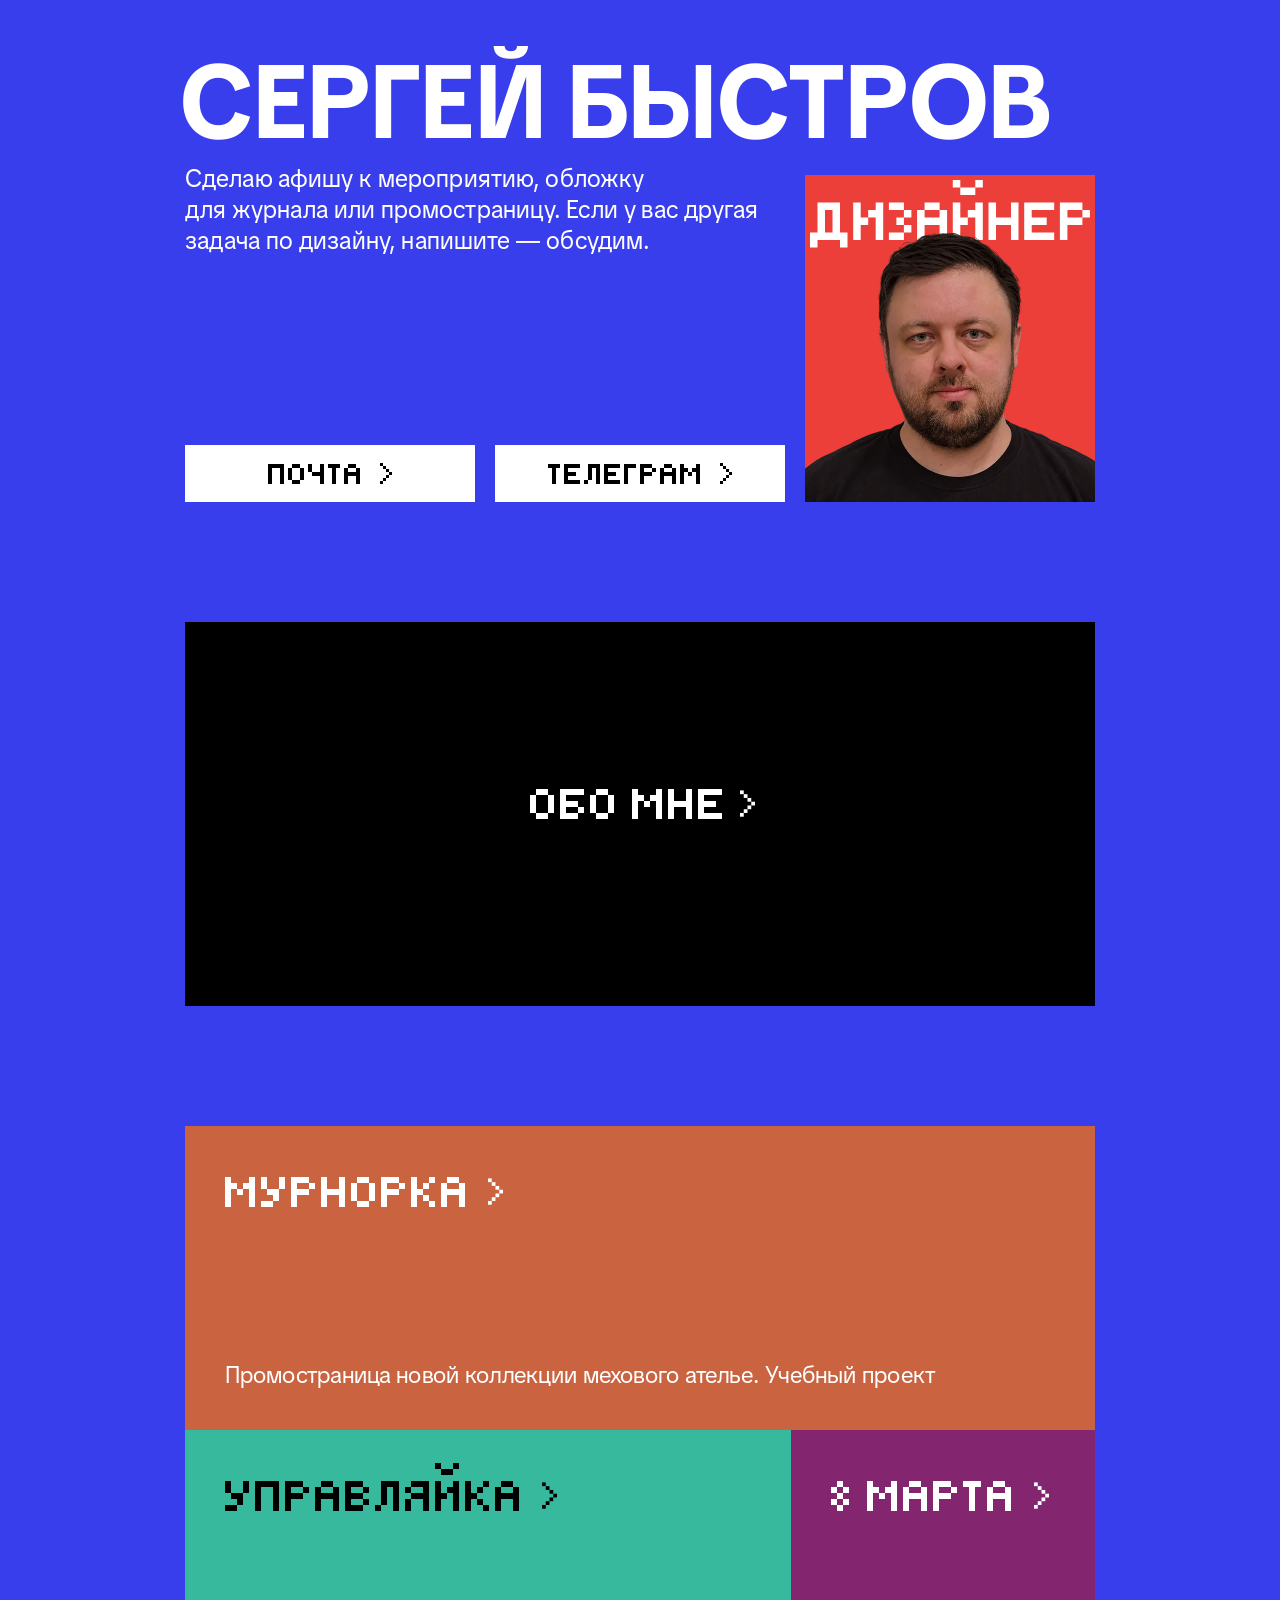
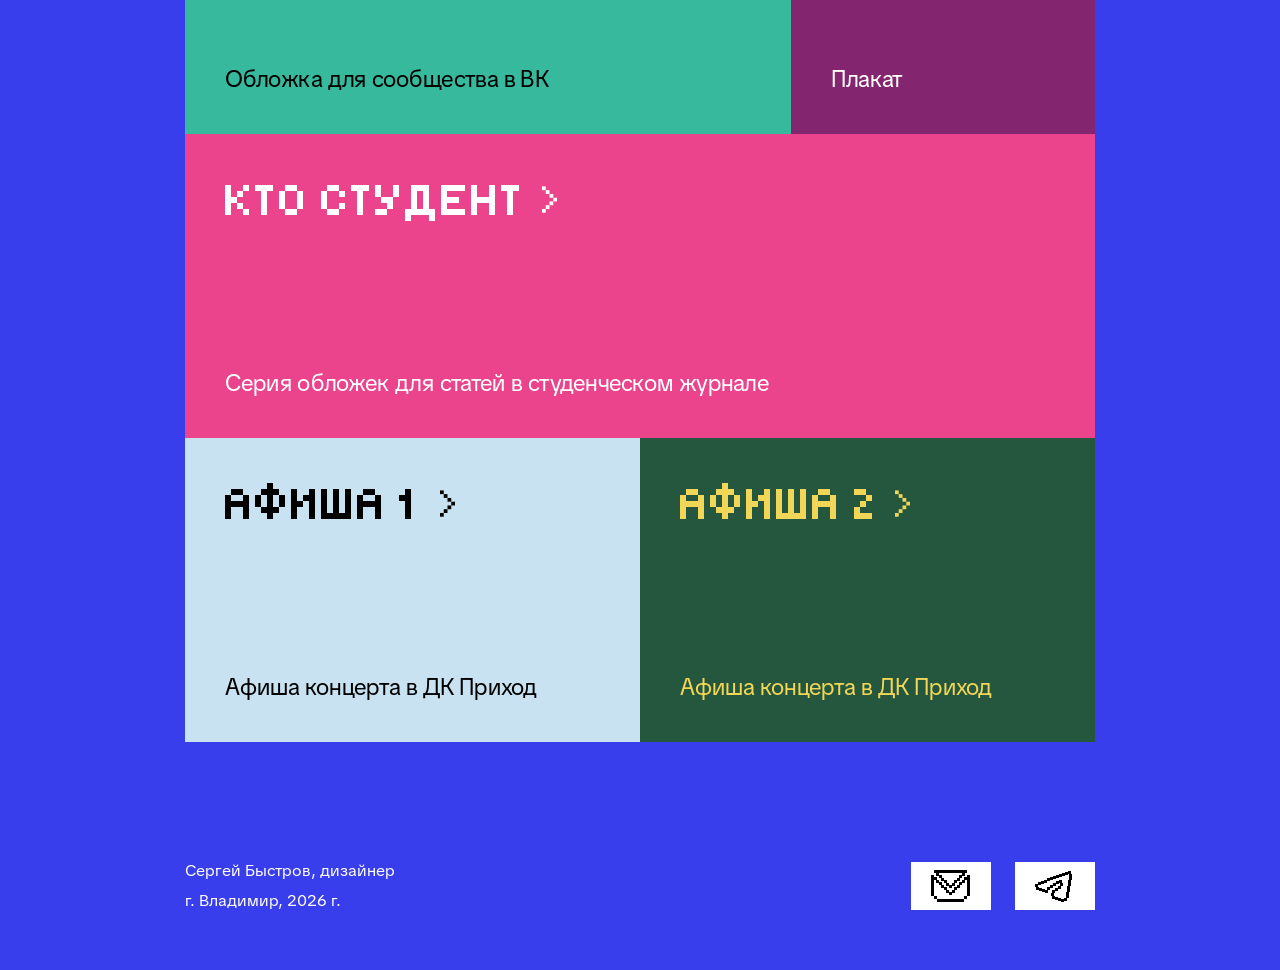
<file: index.html>
<!DOCTYPE html>
<html lang="ru">

  <head>
    <meta charset="UTF-8">
    <meta name="viewport" content="width=device-width, initial-scale=1">
   <title>Сергей Быстров — дизайнер</title>
<meta name="description" content="Афиши концертов в ДК «Приход», обложки для статей журнала «Кто студент» и учебная промостраница мехового ателье. Напишите мне, чтобы обсудить заказ.">
    <link rel="stylesheet" href="./style.css">
<link rel="canonical" href="https://sbystrovdesign.ru/">
<!-- Превью ссылки: Open Graph -->

<meta property="og:type" content="website">
<meta property="og:locale" content="ru_RU">

<meta
  property="og:title"
  content="Сергей Быстров — дизайнер"
>

<meta
  property="og:description"
  content="Веб, редакционный дизайн, плакаты и полиграфия. Проекты и контакты."
>

<meta
  property="og:url"
  content="https://sbystrovdesign.ru/"
>

<meta
  property="og:image"
  content="https://sbystrovdesign.ru/assets/images/portfolio-preview.png"
>


<meta property="og:image:width" content="1000">
<meta property="og:image:height" content="525">
<meta property="og:image:type" content="image/png">

<meta
  property="og:image:alt"
  content="Сергей Быстров — дизайнер. Фирменная обложка портфолио."
>

<meta name="twitter:card" content="summary_large_image">

    
<!-- Иконки сайта -->
<link rel="icon" type="image/svg+xml" href="/favicon.svg">
<link rel="alternate icon" href="/favicon.ico">
<link rel="apple-touch-icon" href="/apple-touch-icon.png">

  </head>
    
  <body>
  <main class="portfolio">

  <!-- Первый экран -->
  <header class="hero">
    <h1>Сергей Быстров</h1>

    <div class="hero-content">
      <div class="hero-left">
        <p class="hero-description">
Сделаю афишу к&nbsp;мероприятию, обложку для&nbsp;журнала или&nbsp;промостраницу. Если у&nbsp;вас другая задача по&nbsp;дизайну, напишите — обсудим.</p>

        <nav class="contacts" aria-label="Контакты">
          <a
  class="contact-button"
  href="mailto:sergey.bystrov.87@yandex.ru"
  target="_blank"
  rel="noopener noreferrer"
>
            Почта
            <span class="arrow arrow-small" aria-hidden="true"></span>
          </a>

          <a
            class="contact-button"
            href="https://t.me/uglypumba"
            target="_blank"
            rel="noopener noreferrer"
          >
            Телеграм
            <span class="arrow arrow-small" aria-hidden="true"></span>
          </a>
        </nav>
      </div>

      <!-- Карточка с фотографией -->
      <div class="portrait-card">
        <div class="portrait-label-box" aria-hidden="true">
          <img
            class="portrait-label-svg"
            src="assets/images/card-title-designer.svg"
            alt=""
          >
          <div class="portrait-label-fragments"></div>
        </div>

        <img
          class="portrait"
          src="assets/images/hero.webp"
          alt="Сергей Быстров"
         fetchpriority="high" decoding="async">

        <img
          class="portrait-label-bottom"
          src="assets/images/card-title-designer.svg"
          alt=""
          aria-hidden="true"
        >
      </div>
    </div>
  </header>


  <!-- Обо мне -->
  <section class="about flip-card" aria-label="Обо мне">

    <button
      class="about-toggle"
      type="button"
      aria-expanded="false"
      aria-controls="about-details"
    >
      <span>Обо мне</span>
      <span
        class="arrow arrow-big about-toggle-arrow"
        aria-hidden="true"
      ></span>
    </button>

    <div class="flip-inner">
      <div class="flip-front about-front">
        <div class="about-link">
          <span class="about-text">Обо мне</span>
          <span class="arrow arrow-big" aria-hidden="true"></span>
        </div>
      </div>

      <div class="flip-back about-back" id="about-details">
        <p>
          С 2008 года работаю инженером техподдержки
          на&nbsp;заводе.
        </p>

        <p>
          В 2025 году решил сменить направление
          и&nbsp;начал заниматься дизайном: прошёл обучение
          <a
            class="about-school-link"
            href="https://bureau.ru/burosfera/sergey-bystrov"
            target="_blank"
            rel="noopener noreferrer"
          >в&nbsp;Школе&nbsp;дизайнеров Бюро Горбунова</a>,
          делал учебные и&nbsp;небольшие коммерческие проекты.
        </p>

        <p>
          Сейчас продолжаю учиться и&nbsp;беру небольшие заказы на&nbsp;дизайн. Хочу чаще работать с&nbsp;редакциями и&nbsp;делать больше проектов для&nbsp;печати.
        </p>
      </div>
    </div>
  </section>


  <!-- Проекты -->
  <section class="projects" aria-label="Проекты">

    <!-- Мурнорка -->
    <div class="project-murnorka flip-card">

      <button
        class="project-mobile-toggle"
        type="button"
        aria-expanded="false"
        aria-controls="murnorka-details"
      >
        <span class="project-mobile-heading">
          <span>Мурнорка</span>
          <span class="project-mobile-arrow-wrap" aria-hidden="true">
            <span class="arrow arrow-big project-mobile-arrow"></span>
          </span>
        </span>
        <span class="project-mobile-summary">
          Промостраница новой коллекции мехового ателье.
          Учебный&nbsp;проект
        </span>
      </button>

      <a
        class="flip-inner"
        id="murnorka-details"
        href="https://codepen.io/sbystrov/full/BypPGVb"
        target="_blank"
        rel="noopener noreferrer"
      >
        <div class="flip-front project">
          <h2>
            Мурнорка
            <span class="arrow arrow-big" aria-hidden="true"></span>
          </h2>
          <p>
            Промостраница новой коллекции мехового ателье.
            Учебный проект
          </p>
        </div>

        <div class="flip-back">
          <div class="murnorka-back-info">
            <h2>
              Мурнорка
              <span class="arrow arrow-big" aria-hidden="true"></span>
            </h2>
            <p>
              <span class="desktop-caption">Открыть проект</span>
              <span class="mobile-caption">Открыть учебный проект</span>
            </p>
          </div>
          <img
            src="assets/images/murnorka.webp"
            alt="Превью проекта Мурнорка"
           loading="lazy" decoding="async">
        </div>
      </a>
    </div>


    <!-- Управляйка -->
    <div class="project-upravlyayka flip-card">

      <button
        class="project-mobile-toggle"
        type="button"
        aria-expanded="false"
        aria-controls="upravlyayka-details"
      >
        <span class="project-mobile-heading">
          <span>Управляйка</span>
          <span class="project-mobile-arrow-wrap" aria-hidden="true">
            <span class="arrow arrow-big project-mobile-arrow"></span>
          </span>
        </span>
        <span class="project-mobile-summary">
          Обложка для сообщества в ВК
        </span>
      </button>

      <a
        class="flip-inner"
        id="upravlyayka-details"
        href="https://vk.ru/upravlyaika_rf"
        target="_blank"
        rel="noopener noreferrer"
      >
        <div class="flip-front project">
          <h2>
            Управляйка
            <span class="arrow arrow-big" aria-hidden="true"></span>
          </h2>
          <p>Обложка для сообщества в ВК</p>
        </div>

        <div class="flip-back upravlyayka-back">
          <h2>
            Управляйка
            <span class="arrow arrow-big" aria-hidden="true"></span>
          </h2>
          <img
            src="assets/images/upravlyaika.webp"
            alt="Обложка сообщества Управляйка"
           loading="lazy" decoding="async">
          <p>Открыть ВК</p>
        </div>
      </a>
    </div>


    <!-- 8 Марта -->
    <div class="project-march flip-card">

      <button
        class="project-mobile-toggle"
        type="button"
        aria-expanded="false"
        aria-controls="march-details"
      >
        <span class="project-mobile-heading">
          <span>8 Марта</span>
          <span class="project-mobile-arrow-wrap" aria-hidden="true">
            <span class="arrow arrow-big project-mobile-arrow"></span>
          </span>
        </span>
        <span class="project-mobile-summary">Плакат</span>
      </button>

      <a
        class="flip-inner"
        id="march-details"
        href="assets/images/poster-8marta.png"
        data-lightbox
      >
        <div class="flip-front project">
          <h2>
            8 Марта
            <span class="arrow arrow-big" aria-hidden="true"></span>
          </h2>
          <p>Плакат</p>
        </div>

        <div class="flip-back march-back">
          <h2>
            8 Марта
            <span class="arrow arrow-big" aria-hidden="true"></span>
          </h2>
          <img
            src="assets/images/poster-8marta-preview.webp"
            alt="Плакат к 8 Марта"
           loading="lazy" decoding="async">
          <p>Смотреть плакат</p>
        </div>
      </a>
    </div>


    <!-- Кто студент -->
    <div class="project-student flip-card">

      <button
        class="project-mobile-toggle"
        type="button"
        aria-expanded="false"
        aria-controls="student-details"
      >
        <span class="project-mobile-heading">
          <span>Кто студент</span>
          <span class="project-mobile-arrow-wrap" aria-hidden="true">
            <span class="arrow arrow-big project-mobile-arrow"></span>
          </span>
        </span>
        <span class="project-mobile-summary">
          Серия обложек для статей в студенческом журнале
        </span>
      </button>

      <div class="flip-inner" id="student-details">
        <div class="flip-front project">
          <h2>
            Кто студент
            <span class="arrow arrow-big" aria-hidden="true"></span>
          </h2>
          <p>Серия обложек для статей в студенческом журнале</p>
        </div>

        <div class="flip-back student-back">

          <a
            class="student-cover align-left cover-shuplyak"
            href="https://ktostudent.ru/ljudmila-shupljak/"
            target="_blank"
            rel="noopener noreferrer"
            aria-label="Статья о Людмиле Шупляк"
          >
            <img
              src="assets/images/shuplyak-TG.webp"
              alt="Обложка статьи о Людмиле Шупляк"
             loading="lazy" decoding="async">
            <span>Открыть статью</span>
          </a>

          <a
            class="student-cover align-left cover-panfilova"
            href="https://ktostudent.ru/irina-panfilova/"
            target="_blank"
            rel="noopener noreferrer"
            aria-label="Статья об Ирине Панфиловой"
          >
            <img
              src="assets/images/panfilova-TG.webp"
              alt="Обложка статьи об Ирине Панфиловой"
             loading="lazy" decoding="async">
            <span>Открыть статью</span>
          </a>

          <a
            class="student-cover align-left cover-anatsko"
            href="https://ktostudent.ru/dasha-anacko/"
            target="_blank"
            rel="noopener noreferrer"
            aria-label="Статья о Даше Анацко"
          >
            <img
              src="assets/images/anatsko-TG.webp"
              alt="Обложка статьи о Даше Анацко"
             loading="lazy" decoding="async">
            <span>Открыть статью</span>
          </a>

          <a
            class="student-cover align-right cover-kostareva"
            href="https://ktostudent.ru/olga-kostareva/"
            target="_blank"
            rel="noopener noreferrer"
            aria-label="Статья об Ольге Костаревой"
          >
            <img
              src="assets/images/kostareva-TG.webp"
              alt="Обложка статьи об Ольге Костаревой"
             loading="lazy" decoding="async">
            <span>Открыть статью</span>
          </a>

          <a
            class="student-cover align-right cover-matveeva"
            href="https://ktostudent.ru/natalja-matveeva/"
            target="_blank"
            rel="noopener noreferrer"
            aria-label="Статья о Наталье Матвеевой"
          >
            <img
              src="assets/images/matveeva-TG.webp"
              alt="Обложка статьи о Наталье Матвеевой"
             loading="lazy" decoding="async">
            <span>Открыть статью</span>
          </a>

          <a
            class="student-cover align-right cover-sichkar"
            href="https://ktostudent.ru/elena-sichkar/"
            target="_blank"
            rel="noopener noreferrer"
            aria-label="Статья о Елене Сичкар"
          >
            <img
              src="assets/images/sichkar-TG.webp"
              alt="Обложка статьи о Елене Сичкар"
             loading="lazy" decoding="async">
            <span>Открыть статью</span>
          </a>

        </div>
      </div>
    </div>


    <!-- Афиша 1 -->
    <div class="project-poster-one flip-card">

      <button
        class="project-mobile-toggle"
        type="button"
        aria-expanded="false"
        aria-controls="poster-one-details"
      >
        <span class="project-mobile-heading">
          <span>Афиша 1</span>
          <span class="project-mobile-arrow-wrap" aria-hidden="true">
            <span class="arrow arrow-big project-mobile-arrow"></span>
          </span>
        </span>
        <span class="project-mobile-summary">
          Афиша концерта в ДК Приход
        </span>
      </button>

      <a
        class="flip-inner"
        id="poster-one-details"
        href="assets/images/afisha1.png"
        data-lightbox
      >
        <div class="flip-front project">
          <h2>
            Афиша 1
            <span class="arrow arrow-big" aria-hidden="true"></span>
          </h2>
          <p>Афиша концерта в ДК Приход</p>
        </div>

        <div class="flip-back poster-back">
          <h2>
            Афиша 1
            <span class="arrow arrow-big" aria-hidden="true"></span>
          </h2>
          <img
            src="assets/images/afisha1-preview.webp"
            alt="Афиша концерта 1"
           loading="lazy" decoding="async">
          <p>Смотреть афишу</p>
        </div>
      </a>
    </div>


    <!-- Афиша 2 -->
    <div class="project-poster-two flip-card">

      <button
        class="project-mobile-toggle"
        type="button"
        aria-expanded="false"
        aria-controls="poster-two-details"
      >
        <span class="project-mobile-heading">
          <span>Афиша 2</span>
          <span class="project-mobile-arrow-wrap" aria-hidden="true">
            <span class="arrow arrow-big project-mobile-arrow"></span>
          </span>
        </span>
        <span class="project-mobile-summary">
          Афиша концерта в ДК Приход
        </span>
      </button>

      <a
        class="flip-inner"
        id="poster-two-details"
        href="assets/images/afisha2.png"
        data-lightbox
      >
        <div class="flip-front project">
          <h2>
            Афиша 2
            <span class="arrow arrow-big" aria-hidden="true"></span>
          </h2>
          <p>Афиша концерта в ДК Приход</p>
        </div>

        <div class="flip-back poster-back">
          <h2>
            Афиша 2
            <span class="arrow arrow-big" aria-hidden="true"></span>
          </h2>
          <img
            src="assets/images/afisha2-preview.webp"
            alt="Афиша концерта 2"
           loading="lazy" decoding="async">
          <p>Смотреть афишу</p>
        </div>
      </a>
    </div>

  </section>


  <!-- Подвал -->
  <footer class="footer">
    <div class="footer-info">
      <p>Сергей Быстров, дизайнер</p>
      <p>г. Владимир, 2026 г.</p>
    </div>

    <div class="footer-contacts">
      <a
  href="mailto:sergey.bystrov.87@yandex.ru"
  target="_blank"
  rel="noopener noreferrer"
  aria-label="Написать на почту"
>
        <img
          src="assets/images/icon-mail.svg"
          alt=""
        >
      </a>

      <a
        href="https://t.me/uglypumba"
        target="_blank"
        rel="noopener noreferrer"
        aria-label="Телеграм"
      >
        <img
          src="assets/images/icon-tg.svg"
          alt=""
        >
      </a>
    </div>
  </footer>

</main>


<!-- Попап для плакатов и афиш -->
<dialog class="lightbox" aria-label="Просмотр изображения">
  <button
    class="lightbox-close"
    type="button"
    aria-label="Закрыть"
  >×</button>
  <img class="lightbox-image" alt="">
</dialog>
    <script  src="./script.js"></script>

  </body>
  
</html>
</file>
<file: style.css>
@import url('https://fonts.googleapis.com/css2?family=TikTok+Sans:wght@400;700&family=Tiny5&display=swap');

/* =========================================
   ОБЩЕЕ И ДЕСКТОП — МАКЕТ 910 PX
   ========================================= */
* { box-sizing: border-box; }
body { margin: 0; background: #393EED; color: #fff; font-family: 'TikTok Sans', sans-serif; }
h1, h2, p { margin: 0; }
.portfolio { width: 910px; max-width: 910px; margin: 0 auto; padding-top: 60px; }

.hero { margin-bottom: 120px; }
.hero h1 {
  position: relative; left: -5px; width: max-content;
  font-size: 103.85px; font-weight: 700; line-height: .8;
  text-transform: uppercase; white-space: nowrap;
  transform: scaleX(.95); transform-origin: left center;
}
.hero-content { display: flex; gap: 20px; margin-top: 32px; }
.hero-left { display: flex; flex-direction: column; justify-content: space-between; width: 600px; }
.hero-description {
  position: relative; top: -12px;
  /* Видимая ширина текста — около 600 px после scaleX(.941). */
  width: 106.3%;
  font-size: 26px; line-height: 1.2;
  transform: scaleX(.941); transform-origin: left center;
}

/* Фото и векторная надпись */
.portrait-card {
  position: relative; flex-shrink: 0; width: 290px; height: 327px;
  overflow: hidden; background: #EC3F39;
}
.portrait-label-box { position: absolute; top: 5px; left: 5px; z-index: 1; width: 280px; pointer-events: none; }
.portrait-label-svg { display: block; width: 100%; height: auto; }
.portrait-label-fragments { position: absolute; inset: 0; opacity: 0; pointer-events: none; }
.portrait-label-fragment { position: absolute; width: 7px; height: 7px; background: #fff; }
.portrait {
  position: absolute; bottom: 0; left: 0; z-index: 2;
  width: 290px; height: 273px; object-fit: contain;
}
.portrait-label-bottom {
  position: absolute; left: 5px; bottom: 0; z-index: 3;
  display: block; width: 280px; height: auto;
  opacity: 0; transform: translateY(110%); pointer-events: none;
}

/* Контактные кнопки и SVG-стрелки */
.contacts { display: flex; gap: 20px; }
.contact-button {
  display: flex; justify-content: center; align-items: center; gap: 16px;
  width: 290px; height: 57px; background: #fff; color: #000;
  font-family: 'Tiny5', monospace; font-size: 32px;
  text-decoration: none; text-transform: uppercase;
}
.arrow { display: inline-block; flex-shrink: 0; background: currentColor; }
.arrow-small {
  width: 12px; height: 21px;
  -webkit-mask: url('assets/images/arrow-small.svg') center / contain no-repeat;
  mask: url('assets/images/arrow-small.svg') center / contain no-repeat;
}
.arrow-big {
  width: 16px; height: 28px;
  -webkit-mask: url('assets/images/arrow-big.svg') center / contain no-repeat;
  mask: url('assets/images/arrow-big.svg') center / contain no-repeat;
}

/* Переворачивающиеся карточки */
.flip-card { position: relative; perspective: 1200px; }
.flip-inner {
  position: relative; display: block; width: 100%; height: 100%;
  color: inherit; text-decoration: none;
  transform-style: preserve-3d; transition: transform .2s ease-in-out;
}
.flip-front, .flip-back {
  position: absolute; inset: 0; width: 100%; height: 100%;
  backface-visibility: hidden; -webkit-backface-visibility: hidden;
}
.flip-back { display: flex; transform: rotateX(180deg); background: #C96340; color: #fff; }

/* На десктопе наведение — переворот; фокус с клавиатуры — тоже */
@media (min-width: 768px) {
  .flip-card:focus-within:not(.flip-reset) .flip-inner { transform: rotateX(180deg); }
}
@media (min-width: 768px) and (hover: hover) and (pointer: fine) {
  .flip-card:hover:not(.flip-reset) .flip-inner { transform: rotateX(180deg); }
}

/* Обо мне */
.about { width: 100%; height: 384px; background: transparent; }
.about-front { background: #000; color: #fff; }
.about-link {
  display: flex; align-items: center; justify-content: center; gap: 16px;
  width: 100%; height: 100%; padding-bottom: 20px;
  font-family: 'Tiny5', monospace; font-size: 48px; line-height: 1.1;
  text-transform: uppercase;
}
.about-text { position: relative; left: 5px; }
.about.flip-card .about-back {
  display: flex; flex-direction: column; justify-content: flex-start;
  gap: 24px; padding: 30px 50px 50px 40px;
  background: #fff; color: #000;
}
.about-back p {
  width: 106.3%; font-size: 26px; line-height: 1.3;
  transform: scaleX(.941); transform-origin: left top;
}
.about-school-link {
  color: inherit; text-decoration: underline; text-underline-offset: 6px;
  text-decoration-thickness: .5px; transition: background-color .15s ease;
}
.about-school-link:hover, .about-school-link:focus-visible { background: #EC3F39; }

/* Сетка проектов на 910 колонок, рассчитана на точные размеры 606/304/455 */
.projects { display: grid; grid-template-columns: repeat(910, minmax(0, 1fr)); gap: 0; margin-top: 120px; }
.projects > .flip-card { height: 304px; min-width: 0; }
.project {
  display: flex; flex-direction: column; justify-content: space-between;
  min-width: 0; height: 304px; padding: 40px;
  text-decoration: none; color: #fff;
}
.project h2 {
  display: flex; align-items: center; gap: 16px;
  font-family: 'Tiny5', monospace; font-size: 48px; font-weight: 400;
  line-height: 1.1; text-transform: uppercase; white-space: nowrap;
}
.project p { font-size: 24px; line-height: 1.2; transform: scaleX(.941); transform-origin: left center; }

.project-murnorka, .project-student { grid-column: 1 / -1; }
.project-upravlyayka { grid-column: span 606; color: #000; }
.project-march { grid-column: span 304; }
.project-poster-one, .project-poster-two { grid-column: span 455; }
.project-poster-one { color: #000; }
.project-poster-two { color: #F2D657; }

.project-murnorka .flip-front { background: #C96340; color: #fff; }
.murnorka-back-info { display: flex; flex-direction: column; justify-content: space-between; width: 40%; padding: 40px; }
.murnorka-back-info h2 {
  display: flex; align-items: center; gap: 16px;
  font-family: 'Tiny5', monospace; font-size: 48px; font-weight: 400;
  line-height: 1.1; text-transform: uppercase; white-space: nowrap;
}
.murnorka-back-info p { font-size: 24px; line-height: 1.2; }
.project-murnorka .flip-back img { display: block; width: 60%; height: 100%; object-fit: cover; }
.mobile-caption { display: none; }

.project-upravlyayka .flip-front, .project-upravlyayka .flip-back { background: #36B99D; color: #000; }
.project-march .flip-front, .project-march .flip-back { background: #83266F; color: #fff; }
.project-poster-one .flip-front, .project-poster-one .flip-back { background: #C8E2F1; color: #000; }
.project-poster-two .flip-front, .project-poster-two .flip-back { background: #24573E; color: #F2D657; }

.upravlyayka-back, .march-back, .poster-back {
  display: flex; flex-direction: column; align-items: flex-start;
  justify-content: space-between; padding: 40px;
}
.upravlyayka-back h2, .march-back h2, .poster-back h2 {
  display: flex; align-items: center; gap: 16px;
  font-family: 'Tiny5', monospace; font-size: 48px; font-weight: 400;
  line-height: 1.1; text-transform: uppercase; white-space: nowrap;
}
.upravlyayka-back img, .march-back img, .poster-back img {
  display: block; width: 100%; height: 130px; object-fit: cover;
}
.upravlyayka-back p, .march-back p, .poster-back p {
  font-size: 24px; line-height: 1.2; transform: scaleX(.941); transform-origin: left center;
}
.march-back p { white-space: nowrap; }
.project-poster-one .poster-back img { object-position: center 86%; }

/* Кто студент: 3 × 2 на десктопе */
.project-student .flip-front { background: #EB438C; color: #fff; }
.student-back {
  display: grid; grid-template-columns: repeat(3, 302px);
  grid-template-rows: repeat(2, 151px); gap: 2px; padding: 0; background: #EB438C;
}
.student-back a { display: block; width: 302px; height: 151px; overflow: hidden; }
.student-back img { display: block; width: 100%; height: 100%; object-fit: cover; }
.student-cover { position: relative; overflow: hidden; cursor: pointer; }
.student-cover span {
  position: absolute; bottom: 12px; z-index: 1;
  color: #fff; font-size: 16px; font-weight: 700;
  line-height: 1.2; white-space: nowrap;
}
.student-cover.align-left span { left: 18px; }
.student-cover.align-right span { right: 18px; }
.student-cover img { transition: transform .2s ease; transform-origin: center; }
@media (hover: hover) and (pointer: fine) {
  .student-cover:hover img, .student-cover:focus-visible img { transform: scale(1.05); }
}

/* Подвал */
.footer { display: flex; justify-content: space-between; align-items: center; margin-top: 120px; padding-bottom: 60px; }
.footer-info { display: flex; flex-direction: column; gap: 12px; }
.footer-info p { font-size: 16px; line-height: 1.1; }
.footer-contacts { display: flex; gap: 24px; }
.footer-contacts a {
  display: flex; align-items: center; justify-content: center;
  width: 80px; height: 48px; background: #fff;
}
.footer-contacts img { display: block; max-width: 100%; max-height: 100%; mix-blend-mode: multiply; }
.contact-button, .footer-contacts a {
  position: relative; box-shadow: none;
  transition: background-color .15s ease, transform .12s ease;
}
.contact-button:hover, .footer-contacts a:hover,
.contact-button:focus-visible, .footer-contacts a:focus-visible { background: #EC3F39; }
.contact-button:active, .footer-contacts a:active { transform: translate(2px, 2px); }

/* Модальное окно находится ВНЕ масштабируемой колонки */
.lightbox {
  position: fixed; inset: 0; width: 100%; max-width: 100%;
  height: 100%; max-height: 100%; margin: 0; padding: 40px;
  border: 0; background: transparent; overflow: auto;
}
.lightbox::backdrop { background: rgba(0,0,0,.85); }
.lightbox[open] { display: flex; align-items: center; justify-content: center; }
.lightbox-image { display: block; max-width: 100%; max-height: calc(100dvh - 80px); width: auto; height: auto; object-fit: contain; }
.lightbox-close {
  position: fixed; top: 20px; right: 24px; z-index: 1;
  padding: 0; border: 0; background: transparent;
  color: #fff; font-size: 40px; cursor: pointer;
}

/* Эффекты фотографии — только устройства с настоящим наведением */
@keyframes portrait-colors {
  0%, 24.99% { background: #C96340; }
  25%, 49.99% { background: #36B99D; }
  50%, 74.99% { background: #83266F; }
  75%, 100% { background: #EB438C; }
}
@keyframes portrait-label-fall {
  from { transform: translate3d(0,0,0); }
  to { transform: translate3d(var(--dx,0px),var(--fall,300px),0); }
}
@keyframes designer-pop-up {
  0% { opacity: 0; transform: translateY(110%); }
  5% { opacity: 1; }
  45% { transform: translateY(-40px); }
  75% { transform: translateY(12px); }
  88% { transform: translateY(-6px); }
  100% { opacity: 1; transform: translateY(0); }
}
@media (hover: hover) and (pointer: fine) {
  .portrait-card:hover { animation: portrait-colors .8s linear infinite; }
  .portrait-card:hover .portrait-label-svg { opacity: 0; }
  .portrait-card:hover .portrait-label-fragments { opacity: 1; }
  .portrait-card:hover .portrait-label-fragment {
    animation: portrait-label-fall .55s cubic-bezier(.45,0,1,1) forwards;
    animation-delay: var(--delay,0s);
  }
  .portrait-card:hover .portrait-label-bottom { animation: designer-pop-up .5s ease-out .55s both; }
}

/* Элементы аккордеона не отображаются на десктопе */
.about-toggle, .project-mobile-toggle { display: none; }

/* =========================================
   МОБИЛЬНАЯ КОМПОНОВКА
   УЗКОЕ ОКНО ИЛИ ОСНОВНОЙ СЕНСОРНЫЙ ВВОД
   Одно и то же условие используется в JS.
   ========================================= */
@media (max-width: 767px), (pointer: coarse) {
  .portfolio { width: calc(100% - 40px); max-width: 600px; padding-top: 24px; zoom: 1 !important; }

  /* Первый экран: размеры 360 px -> 320 px рабочая колонка */
  .hero { margin-bottom: 20px; }
  .hero h1 {
    left: -2px; font-size: clamp(31.94px, calc(11.40625vw - 4.5625px), 68.44px);
    line-height: .9; transform: scaleX(.95); transform-origin: left center;
  }
  .hero-content {
    display: grid; grid-template-columns: minmax(0,1fr) 37.5%;
    grid-template-areas: 'description portrait' 'contacts contacts';
    column-gap: 10px; row-gap: 8px; margin-top: 11px; align-items: start;
  }
  .hero-left { display: contents; }
  .hero-description {
    grid-area: description; position: static; top: auto;
    /* 12 px на 360px, плавный рост до 16 px на широком экране. */
    width: 106.3%; font-size: clamp(12px,3.333vw,16px); line-height: 1.3;
    transform: scaleX(.941); transform-origin: left top;
  }
  .portrait-card { grid-area: portrait; width: 100%; height: auto; aspect-ratio: 8 / 9; margin-top: 4px; }
  .portrait { width: 100%; height: auto; object-fit: cover; }
  .portrait-label-box { top: 2px; left: 2px; width: calc(100% - 4px); }
  .portrait-label-bottom { left: 2px; width: calc(100% - 4px); }
  .contacts { grid-area: contacts; width: 100%; gap: 14px; }
  .contact-button {
    flex: 1 1 0; min-width: 0; width: auto;
    height: clamp(30px,7.5vw,44px); gap: 8px;
    font-size: clamp(16px,4.445vw,23px);
  }
  .contact-button .arrow-small { width: 6.86px; height: 12px; }

  /* Обо мне */
  .about.flip-card {
    display: grid; grid-template-rows: 46px 0fr;
    width: 100%; height: auto; perspective: none; background: #000;
    transition: grid-template-rows .24s ease;
  }
  .about.flip-card.is-open { grid-template-rows: 46px 1fr; }
  .about-toggle {
    display: flex; align-items: center; justify-content: space-between;
    width: 100%; height: 46px; padding: 0 14px 0 10px;
    border: 0; background: #000; color: #fff;
    font-family: 'Tiny5',monospace; font-size: 24px; font-weight: 400;
    line-height: 1.1; text-transform: uppercase; text-align: left; cursor: pointer;
  }
  .about-toggle .about-toggle-arrow {
    width: 9px; height: 16px; transform: rotate(90deg);
    transform-origin: center; transition: transform .22s ease;
  }
  .about.is-open .about-toggle-arrow { transform: rotate(-90deg); }
  .about.flip-card .flip-inner {
    display: block; width: 100%; height: auto; min-height: 0;
    overflow: hidden; transform: none !important; transform-style: flat; transition: none;
  }
  .about.flip-card .about-front { display: none; }
  .about.flip-card .about-back {
    position: static; display: flex; flex-direction: column; gap: 0;
    width: 100%; height: auto; min-height: 0; overflow: hidden;
    padding: 0 10px; background: #000; color: #fff;
    transform: none; backface-visibility: visible;
  }
  .about.flip-card .about-back p {
    width: min(270px, calc(100% - 30px));
    margin: 0; font-size: 14px; line-height: 1.4; transform: none;
  }
  .about.flip-card .about-back p:first-child { margin-top: 6px; }
  .about.flip-card .about-back p + p { margin-top: 10px; }
  .about.flip-card .about-back p:last-child { margin-bottom: 25px; }
  .about-school-link { text-underline-offset: 3px; text-decoration-thickness: .35px; }

  /* Общая мобильная сетка проектов: одна колонка */
  .projects { grid-template-columns: minmax(0,1fr); margin-top: 40px; }
  /* В закрытом состоянии высота зависит от заголовка и числа строк описания. */
  .projects > .flip-card {
    display: grid; grid-column: 1 / -1; grid-template-rows: auto 0fr;
    width: 100%; height: auto; min-width: 0; perspective: none;
    transition: grid-template-rows .24s ease;
  }
  /* При раскрытии строка заголовка остаётся высотой 46px. */
  .projects > .flip-card.is-open { grid-template-rows: auto 1fr; }

  .project-murnorka { background: #C96340; color: #fff; }
  .project-upravlyayka { background: #36B99D; color: #000; }
  .project-march { background: #83266F; color: #fff; }
  .project-student { background: #EB438C; color: #fff; }
  .project-poster-one { background: #C8E2F1; color: #000; }
  .project-poster-two { background: #24573E; color: #F2D657; }

  .project-mobile-toggle {
    display: flex; flex-direction: column; justify-content: space-between;
    width: 100%; height: auto; min-height: 77px; min-width: 0;
    gap: 8px; padding: 10px; border: 0; background: transparent;
    color: inherit; text-align: left; cursor: pointer;
  }
  /* Открыто: только название и стрелка, подпись скрывается. */
  .projects > .flip-card.is-open .project-mobile-toggle {
    height: 46px; min-height: 46px; gap: 0;
  }
  .project-mobile-heading {
    display: flex; align-items: center; justify-content: space-between;
    gap: 16px; width: 100%; font-family: 'Tiny5',monospace;
    font-size: 24px; line-height: 1.1; text-transform: uppercase;
  }
  .project-mobile-summary {
    font-family: 'TikTok Sans', sans-serif;
    font-size: 12px;
    font-weight: 400;
    line-height: 1.3;
  }
  .projects > .flip-card.is-open .project-mobile-summary { display: none; }
  .project-mobile-arrow-wrap { position: relative; display: block; flex-shrink: 0; width: 16px; height: 16px; }
  .project-mobile-arrow {
    position: absolute; top: 0; left: 3.5px; width: 9px; height: 16px;
    transform: rotate(90deg); transition: transform .22s ease;
  }
  .projects > .flip-card.is-open .project-mobile-arrow { transform: rotate(-90deg); }
  .project-mobile-toggle:focus-visible, .about-toggle:focus-visible {
    outline: 2px solid currentColor; outline-offset: -3px;
  }

  .projects > .flip-card > .flip-inner {
    display: block; width: 100%; height: auto; min-height: 0;
    overflow: hidden; transform: none !important; transform-style: flat; transition: none;
  }
  .projects > .flip-card .flip-front { display: none; }
  .projects > .flip-card .flip-back {
    position: static; display: flex; flex-direction: column;
    align-items: stretch; justify-content: flex-start; gap: 8px;
    width: 100%; height: auto; padding: 0 10px 10px;
    transform: none; backface-visibility: visible;
  }
  .projects > .flip-card .flip-back h2 { display: none; }
  .projects > .flip-card .flip-back p { font-size: 12px; line-height: 1.3; transform: none; }
  .projects > .flip-card .flip-back img {
    display: block; width: 100%; height: auto;
    aspect-ratio: 5 / 2; object-fit: cover;
  }
  .projects > .flip-card .flip-back .murnorka-back-info { display: block; width: 100%; padding: 0; order: 1; }
  .projects > .project-murnorka .flip-back img { order: 0; aspect-ratio: 2.12; object-position: center 65%; }
  .desktop-caption { display: none; }
  .mobile-caption { display: inline; }
  .project-march .march-back img { object-position: center 30%; }
  .project-poster-one .poster-back img { object-position: center 86%; }
  .project-poster-two .poster-back img { object-position: center; }

  /* Кто студент: две колонки без общей нижней подписи */
  .projects > .project-student .student-back {
    display: grid; grid-template-columns: repeat(2,minmax(0,1fr));
    grid-template-rows: none; grid-auto-rows: auto; gap: 0; padding: 0;
    background: #EB438C;
  }
  .projects > .project-student .student-back a {
    width: 100%; height: auto; min-width: 0; aspect-ratio: 2 / 1; overflow: hidden;
  }
  .projects > .project-student .student-back img {
    width: 100%; height: 100%; aspect-ratio: auto; object-fit: cover;
  }
  .projects > .project-student .student-cover span {
    position: absolute; bottom: 5px; left: auto; right: 10px;
    padding: 0 2px; color: #000; font-size: 12px;
    font-weight: 700; line-height: 1.1; white-space: nowrap;
  }
  .cover-shuplyak span { background: #BDD92F; }
  .cover-panfilova span { background: #6A52A0; }
  .cover-sichkar span { background: #DB57A0; }
  .cover-kostareva span { background: #0493CB; }
  .cover-matveeva span { background: #EF1C47; }
  .cover-anatsko span { background: #FE6F94; }

  /* Подвал */
  .footer { gap: 12px; margin-top: 40px; padding-bottom: 20px; }
  .footer-info { min-width: 0; gap: 12px; }
  .footer-info p { font-size: 12px; line-height: 1.1; }
  .footer-contacts { flex-shrink: 0; gap: 16px; }
  .footer-contacts a { width: 60px; height: 36px; }
}

/* На телефонах 360–479 ширина и кегль биографии растут вместе */
@media (min-width: 360px) and (max-width: 479px) {
  .about.flip-card .about-back p { width: min(100%,75vw); font-size: clamp(14px,3.889vw,18.67px); }
}
/* Широкий телефон/планшет: кегль фиксирован, ширина строки растёт */
@media (min-width: 480px) and (max-width: 767px), (min-width: 768px) and (pointer: coarse) {
  .about.flip-card .about-back p {
    width: min(100%,calc(100vw - 120px)); font-size: 18.67px; line-height: 1.4;
  }
}

/* Снижение анимаций по системной настройке */
@media (prefers-reduced-motion: reduce) {
  .flip-inner, .about.flip-card, .projects > .flip-card,
  .about-toggle-arrow, .project-mobile-arrow,
  .contact-button, .footer-contacts a, .student-cover img { transition: none !important; }
  .portrait-card:hover { animation: none !important; }
  .portrait-card:hover .portrait-label-svg { opacity: 1; }
  .portrait-card:hover .portrait-label-fragments { opacity: 0; }
  .portrait-card:hover .portrait-label-fragment,
  .portrait-card:hover .portrait-label-bottom { animation: none !important; opacity: 0; }
}

/* Анимация фотографии по тапу */

@media (prefers-reduced-motion: no-preference) {

  .portrait-card.portrait-tapped {
    animation: portrait-colors 0.8s linear infinite;
  }

  .portrait-card.portrait-tapped .portrait-label-svg {
    opacity: 0;
  }

  .portrait-card.portrait-tapped .portrait-label-fragments {
    opacity: 1;
  }

  .portrait-card.portrait-tapped .portrait-label-fragment {
    animation: portrait-label-fall
      0.55s cubic-bezier(0.45, 0, 1, 1) forwards;

    animation-delay: var(--delay, 0s);
  }

  .portrait-card.portrait-tapped .portrait-label-bottom {
    animation: designer-pop-up
      0.5s ease-out 0.55s both;
  }

}

/* =========================================
   FIREFOX — СТРЕЛКИ В УЗКОМ ОКНЕ
   ========================================= */

@supports (-moz-appearance: none) {

  @media (max-width: 767px) and (hover: hover) and (pointer: fine) {

    /* Обо мне */

    .about-toggle {
      padding-right: 10px;
    }

    .about-toggle .about-toggle-arrow {
      width: 16px;
      height: 28px;
      transform: rotate(90deg) scale(0.5714286);
    }

    .about.is-open .about-toggle-arrow {
      transform: rotate(-90deg) scale(0.5714286);
    }

    /* Проектные карточки */

    .project-mobile-arrow-wrap .project-mobile-arrow {
      top: -6px;
      left: 0;

      width: 16px;
      height: 28px;

      transform: rotate(90deg) scale(0.5714286);
    }

    .projects > .flip-card.is-open .project-mobile-arrow {
      transform: rotate(-90deg) scale(0.5714286);
    }

  }
}
</file>
